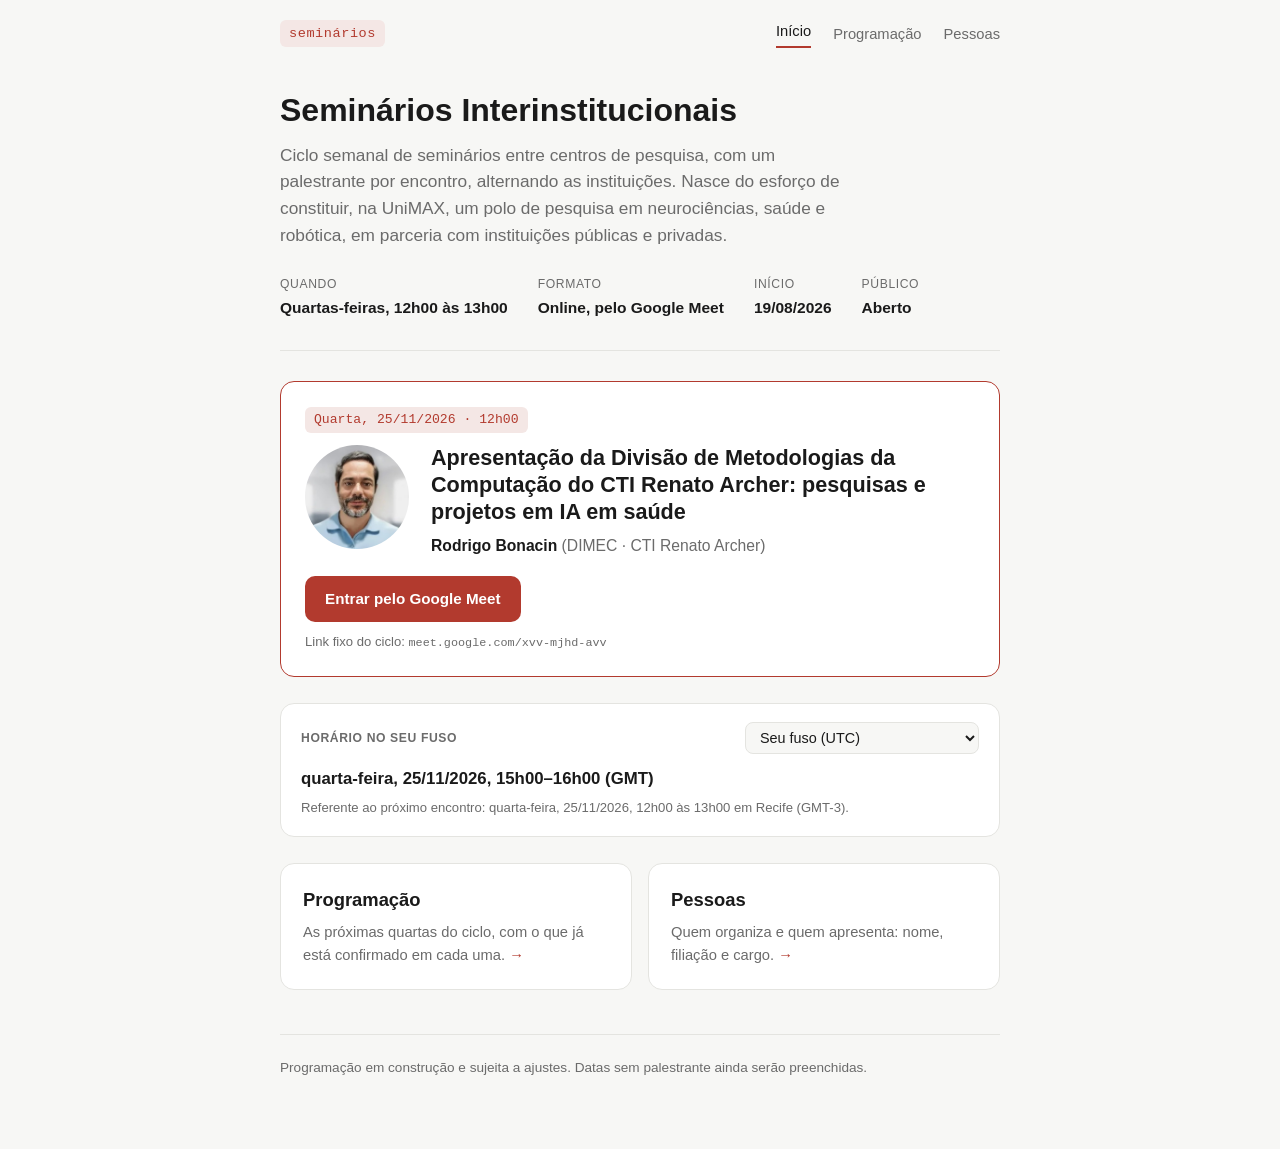
<file: index.html>
<!doctype html>
<html lang="pt-BR">
<head>
  <meta charset="utf-8">
  <meta name="viewport" content="width=device-width, initial-scale=1">
  <title>Seminários Interinstitucionais</title>
  <meta name="description" content="Ciclo semanal de seminários entre centros de pesquisa em neurociências, saúde e robótica. Quartas-feiras, 12h às 13h, online.">
  <link rel="stylesheet" href="style.css">
</head>
<body>
  <nav>
    <a class="brand" href="index.html">seminários</a>
    <a class="link active" href="index.html">Início</a>
    <a class="link" href="programa.html">Programação</a>
    <a class="link" href="pessoas.html">Pessoas</a>
  </nav>

  <div class="wrap">
    <header>
      <h1>Seminários Interinstitucionais</h1>
      <p class="lead">Ciclo semanal de seminários entre centros de pesquisa, com um palestrante por encontro, alternando as instituições. Nasce do esforço de constituir, na UniMAX, um polo de pesquisa em neurociências, saúde e robótica, em parceria com instituições públicas e privadas.</p>
      <ul class="facts">
        <li><span class="k">Quando</span><span class="v">Quartas-feiras, 12h00 às 13h00</span></li>
        <li><span class="k">Formato</span><span class="v">Online, pelo Google Meet</span></li>
        <li><span class="k">Início</span><span class="v">19/08/2026</span></li>
        <li><span class="k">Público</span><span class="v">Aberto</span></li>
      </ul>
    </header>

    <!-- Próximo seminário: editar este bloco a cada semana. -->
    <section class="next" aria-label="Próximo seminário">
      <span class="when">Quarta, 25/11/2026 · 12h00</span>
      <div class="row">
        <img class="avatar" src="img/rodrigo-bonacin.jpg" width="104" height="104" alt="Retrato de Rodrigo Bonacin">
        <div class="col">
          <h2>Apresentação da Divisão de Metodologias da Computação do CTI Renato Archer: pesquisas e projetos em IA em saúde</h2>
          <p class="who"><span class="name">Rodrigo Bonacin</span> <span class="aff">(DIMEC&nbsp;&middot; CTI Renato Archer)</span></p>
        </div>
      </div>
      <a class="btn" href="https://meet.google.com/xvv-mjhd-avv">Entrar pelo Google Meet</a>
      <p class="btn-note">Link fixo do ciclo: <code>meet.google.com/xvv-mjhd-avv</code></p>
    </section>

    <section class="tzconv" aria-label="Conversor de horário para outros fusos">
      <div class="tzconv-top">
        <span class="tzconv-label">Horário no seu fuso</span>
        <select id="tzselect" aria-label="Escolha um fuso horário"></select>
      </div>
      <p class="tzconv-out" id="tzout">Calculando o horário no seu fuso…</p>
      <p class="tzconv-ref" id="tzref">Horário oficial: quartas-feiras, 12h00 às 13h00 em Recife (GMT-3).</p>
    </section>

    <div class="cats">
      <a class="cat" href="programa.html">
        <h3>Programação</h3>
        <p>As próximas quartas do ciclo, com o que já está confirmado em cada uma. <span class="arrow">&rarr;</span></p>
      </a>
      <a class="cat" href="pessoas.html">
        <h3>Pessoas</h3>
        <p>Quem organiza e quem apresenta: nome, filiação e cargo. <span class="arrow">&rarr;</span></p>
      </a>
    </div>

    <footer>
      Programação em construção e sujeita a ajustes. Datas sem palestrante ainda serão preenchidas.
    </footer>
  </div>

  <script>
  (function(){
    // Datas do ciclo, sempre 12h00–13h00 em Recife (GMT-3).
    // Manter em sincronia com programa.html ao acrescentar semanas.
    var SESSOES = [
      '2026-11-25'
    ];
    var zones = [
      ['America/Recife','Recife, Brasil (horário oficial)'],
      ['America/Sao_Paulo','Brasília / São Paulo'],
      ['America/Manaus','Manaus'],
      ['Europe/Lisbon','Lisboa / Porto'],
      ['Europe/London','Londres'],
      ['Europe/Paris','Europa Central (Paris, Berlim)'],
      ['America/New_York','EUA leste (Nova York)'],
      ['America/Chicago','EUA central (Chicago)'],
      ['America/Los_Angeles','EUA oeste (Los Angeles)'],
      ['Asia/Tokyo','Tóquio'],
      ['Australia/Sydney','Sydney']
    ];

    // Próxima sessão ainda não encerrada; se o ciclo já passou, usa a última.
    var agora = new Date(), start = null, end = null;
    for (var i = 0; i < SESSOES.length; i++) {
      var s = new Date(SESSOES[i] + 'T12:00:00-03:00');
      var e = new Date(SESSOES[i] + 'T13:00:00-03:00');
      if (e >= agora) { start = s; end = e; break; }
    }
    if (!start) {
      start = new Date(SESSOES[SESSOES.length-1] + 'T12:00:00-03:00');
      end   = new Date(SESSOES[SESSOES.length-1] + 'T13:00:00-03:00');
    }

    var sel = document.getElementById('tzselect');
    var out = document.getElementById('tzout');
    var ref = document.getElementById('tzref');
    if(!sel || !out) return;

    var local;
    try { local = Intl.DateTimeFormat().resolvedOptions().timeZone; } catch(e){ local = ''; }
    if(local && !zones.some(function(z){ return z[0]===local; })){
      zones.unshift([local, 'Seu fuso ('+local+')']);
    }
    zones.forEach(function(z){
      var o = document.createElement('option');
      o.value = z[0]; o.textContent = z[1];
      sel.appendChild(o);
    });
    sel.value = local || 'America/Recife';
    if(sel.selectedIndex < 0) sel.value = 'America/Recife';

    function fmt(tz){
      try{
        var dDate = new Intl.DateTimeFormat('pt-BR',{weekday:'long',day:'2-digit',month:'2-digit',year:'numeric',timeZone:tz});
        var dTime = new Intl.DateTimeFormat('pt-BR',{hour:'2-digit',minute:'2-digit',hour12:false,timeZone:tz});
        var dDay  = new Intl.DateTimeFormat('en-CA',{year:'numeric',month:'2-digit',day:'2-digit',timeZone:tz});
        var off = '';
        try {
          off = new Intl.DateTimeFormat('pt-BR',{timeZone:tz,timeZoneName:'shortOffset',hour:'2-digit'})
                  .formatToParts(start).find(function(p){ return p.type==='timeZoneName'; }).value;
        } catch(e){}
        var st = dTime.format(start).replace(':','h');
        var en = dTime.format(end).replace(':','h');
        var roll = dDay.format(start) !== dDay.format(end) ? ' (termina no dia seguinte)' : '';
        return dDate.format(start) + ', ' + st + '–' + en + (off ? ' (' + off + ')' : '') + roll;
      } catch(e){
        return 'Não foi possível calcular para este fuso.';
      }
    }
    function update(){ out.textContent = fmt(sel.value); }
    sel.addEventListener('change', update);
    update();

    if (ref) {
      var refFmt = new Intl.DateTimeFormat('pt-BR',{weekday:'long',day:'2-digit',month:'2-digit',year:'numeric',timeZone:'America/Recife'});
      ref.textContent = 'Referente ao próximo encontro: ' + refFmt.format(start) + ', 12h00 às 13h00 em Recife (GMT-3).';
    }
  })();
  </script>
</body>
</html>
</file>
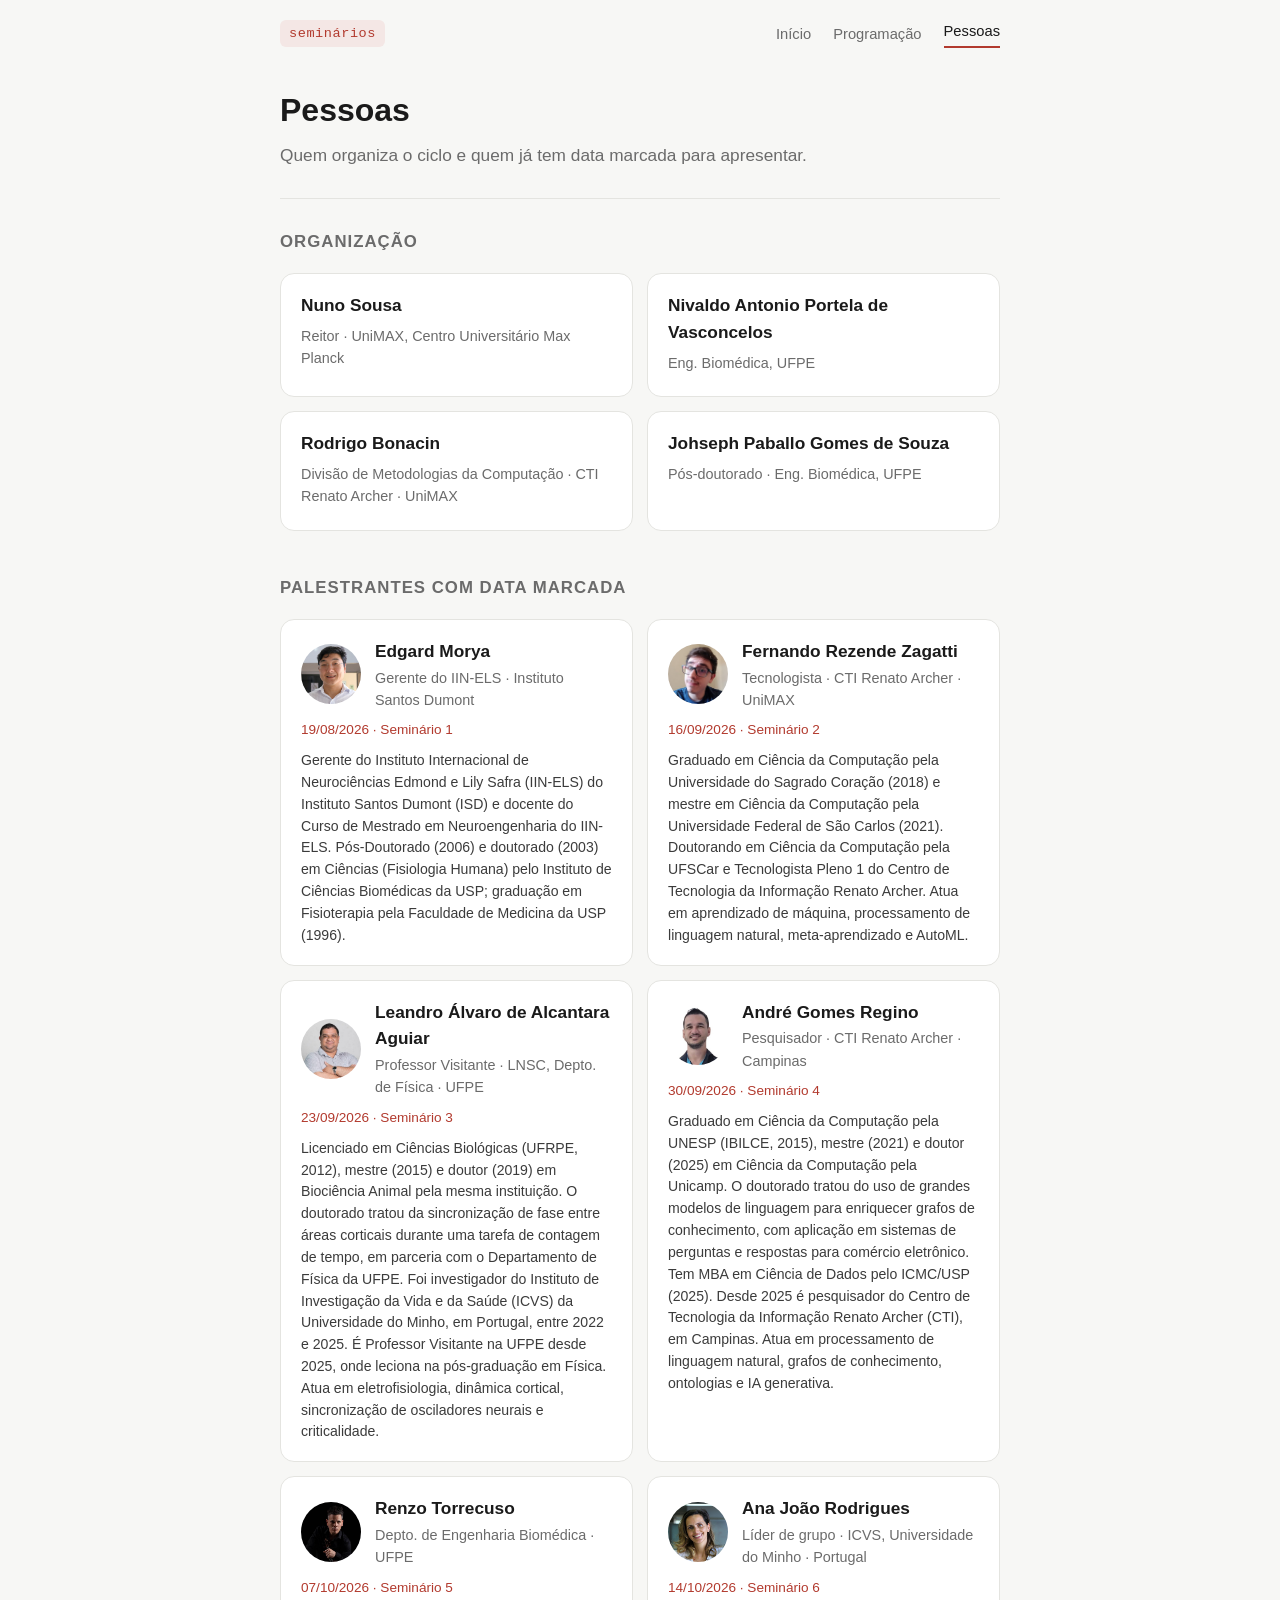
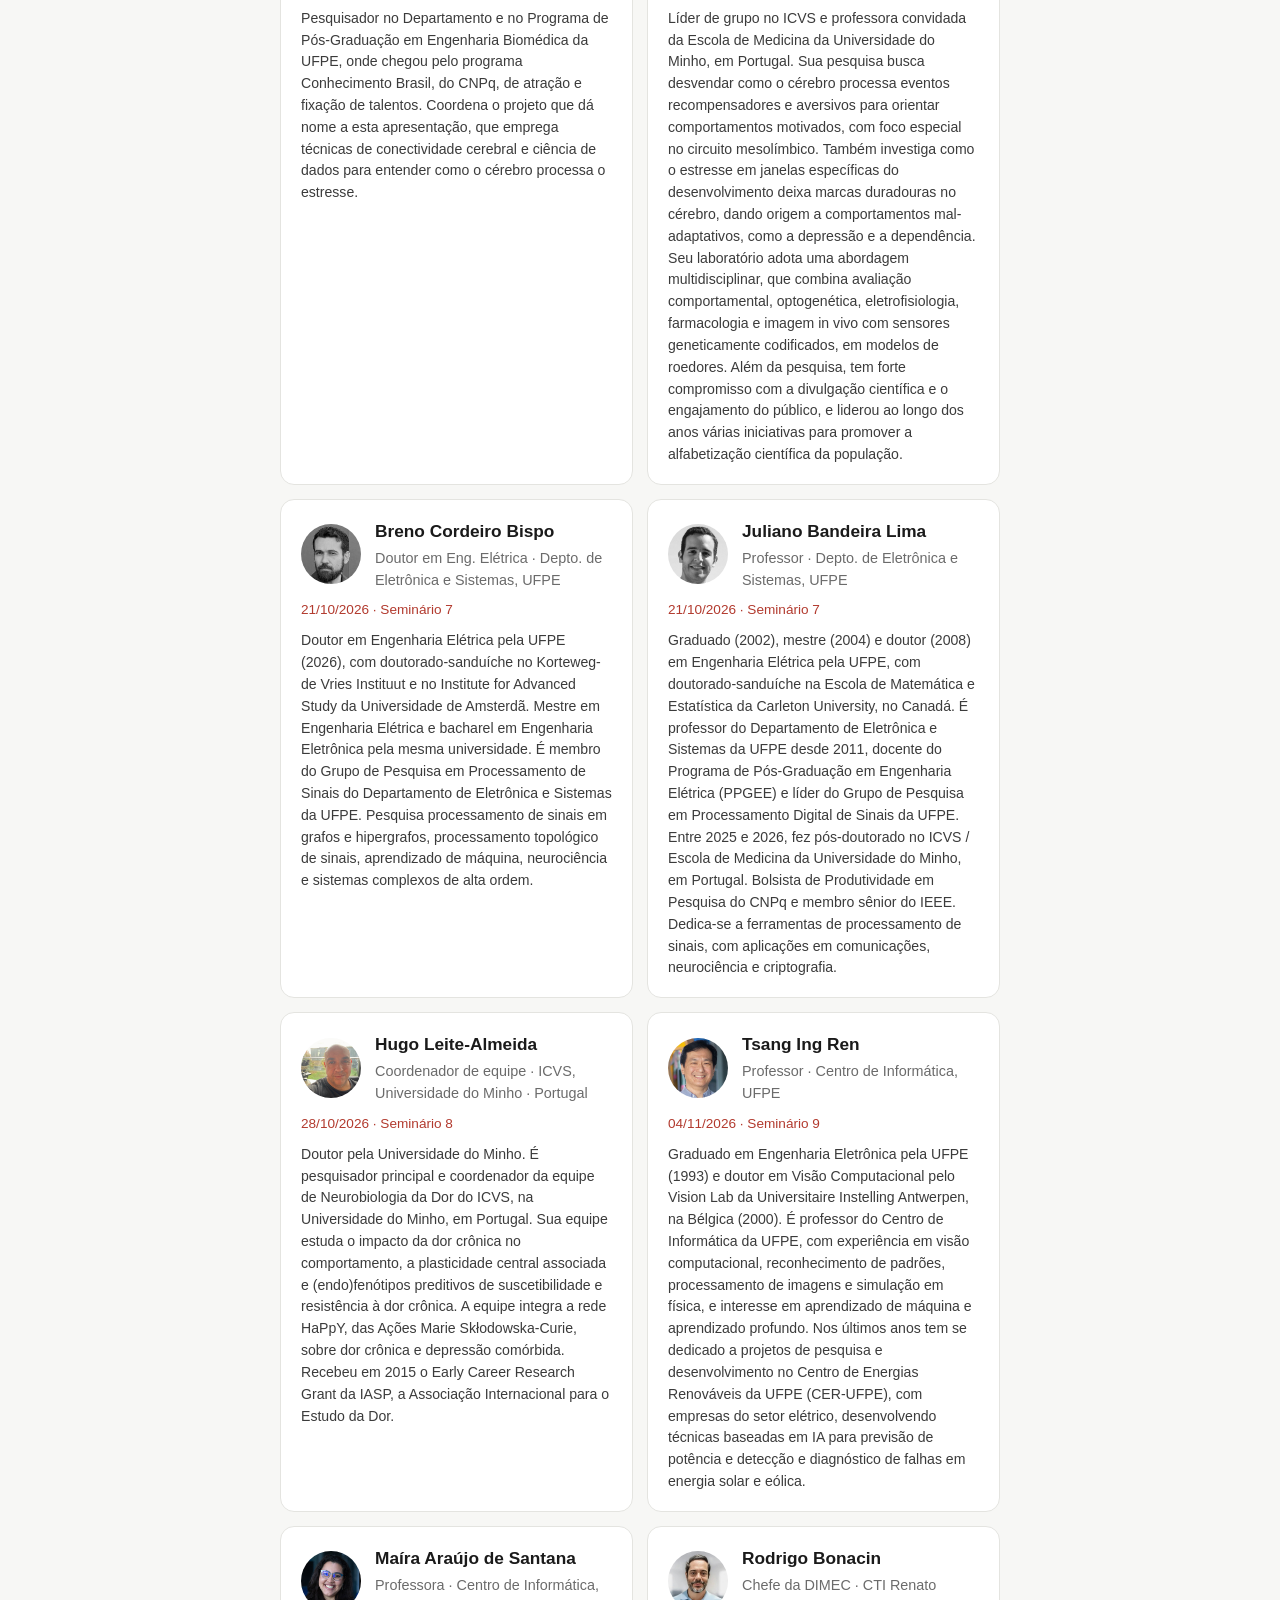
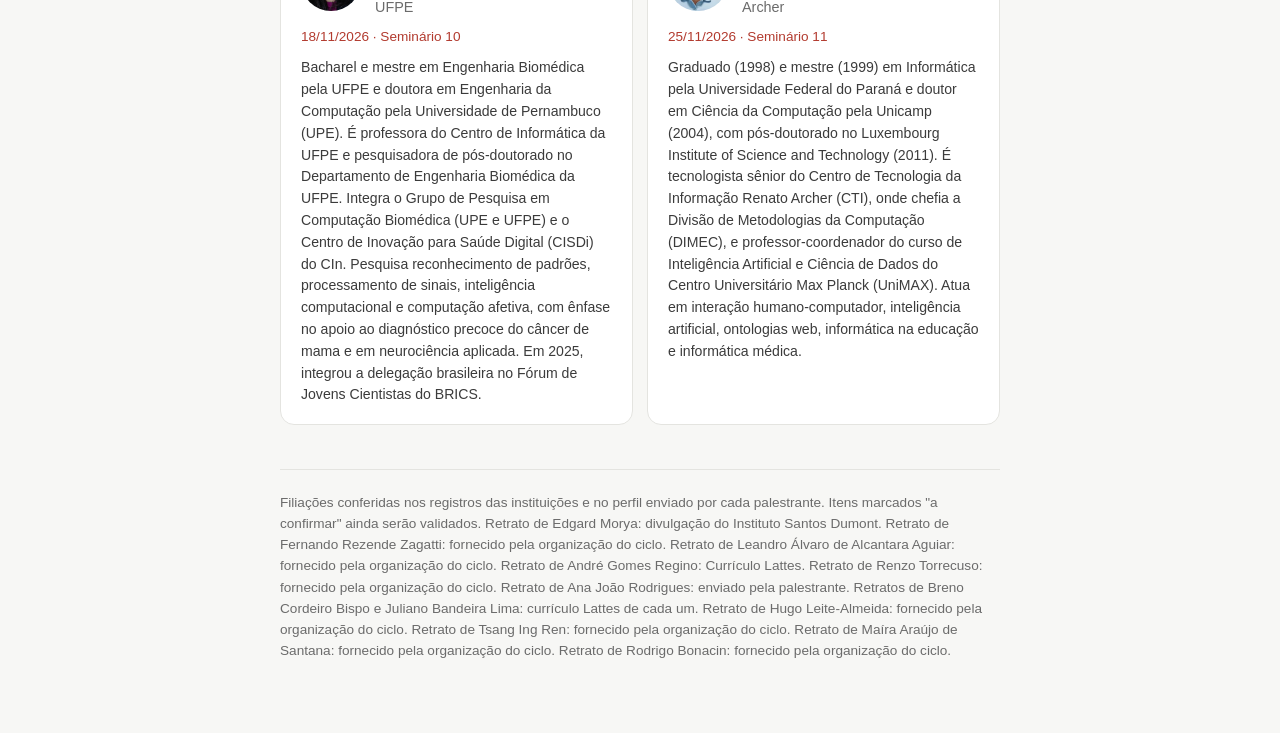
<file: pessoas.html>
<!doctype html>
<html lang="pt-BR">
<head>
  <meta charset="utf-8">
  <meta name="viewport" content="width=device-width, initial-scale=1">
  <title>Pessoas · Seminários Interinstitucionais</title>
  <link rel="stylesheet" href="style.css">
</head>
<body>
  <nav>
    <a class="brand" href="index.html">seminários</a>
    <a class="link" href="index.html">Início</a>
    <a class="link" href="programa.html">Programação</a>
    <a class="link active" href="pessoas.html">Pessoas</a>
  </nav>

  <div class="wrap">
    <header>
      <h1>Pessoas</h1>
      <p class="lead">Quem organiza o ciclo e quem já tem data marcada para apresentar.</p>
    </header>

    <h2 class="section">Organização</h2>
    <div class="people">
      <div class="person">
        <h3>Nuno Sousa</h3>
        <p class="meta">Reitor · UniMAX, Centro Universitário Max Planck</p>
      </div>

      <div class="person">
        <h3>Nivaldo Antonio Portela de Vasconcelos</h3>
        <p class="meta">Eng. Biomédica, UFPE</p>
      </div>

      <div class="person">
        <h3>Rodrigo Bonacin</h3>
        <p class="meta">Divisão de Metodologias da Computação · CTI Renato Archer · UniMAX</p>
      </div>

      <div class="person">
        <h3>Johseph Paballo Gomes de Souza</h3>
        <p class="meta">Pós-doutorado · Eng. Biomédica, UFPE</p>
      </div>
    </div>

    <h2 class="section">Palestrantes com data marcada</h2>
    <div class="people">
      <div class="person">
        <div class="head">
          <img class="avatar" src="img/edgard-morya.jpg" width="60" height="60" alt="Retrato de Edgard Morya">
          <div>
            <h3>Edgard Morya</h3>
            <p class="meta">Gerente do IIN-ELS · Instituto Santos Dumont</p>
          </div>
        </div>
        <p class="talks">19/08/2026 · Seminário 1</p>
        <p class="bio">Gerente do Instituto Internacional de Neurociências Edmond e Lily Safra (IIN-ELS) do Instituto Santos Dumont (ISD) e docente do Curso de Mestrado em Neuroengenharia do IIN-ELS. Pós-Doutorado (2006) e doutorado (2003) em Ciências (Fisiologia Humana) pelo Instituto de Ciências Biomédicas da USP; graduação em Fisioterapia pela Faculdade de Medicina da USP (1996).</p>
      </div>

      <div class="person">
        <div class="head">
          <img class="avatar" src="img/fernando-zagatti.jpg" width="60" height="60" alt="Retrato de Fernando Rezende Zagatti">
          <div>
            <h3>Fernando Rezende Zagatti</h3>
            <p class="meta">Tecnologista · CTI Renato Archer · UniMAX</p>
          </div>
        </div>
        <p class="talks">16/09/2026 · Seminário 2</p>
        <p class="bio">Graduado em Ciência da Computação pela Universidade do Sagrado Coração (2018) e mestre em Ciência da Computação pela Universidade Federal de São Carlos (2021). Doutorando em Ciência da Computação pela UFSCar e Tecnologista Pleno 1 do Centro de Tecnologia da Informação Renato Archer. Atua em aprendizado de máquina, processamento de linguagem natural, meta-aprendizado e AutoML.</p>
      </div>

      <div class="person">
        <div class="head">
          <img class="avatar" src="img/leandro-aguiar.jpg" width="60" height="60" alt="Retrato de Leandro Álvaro de Alcantara Aguiar">
          <div>
            <h3>Leandro Álvaro de Alcantara Aguiar</h3>
            <p class="meta">Professor Visitante · LNSC, Depto. de Física · UFPE</p>
          </div>
        </div>
        <p class="talks">23/09/2026 · Seminário 3</p>
        <p class="bio">Licenciado em Ciências Biológicas (UFRPE, 2012), mestre (2015) e doutor (2019) em Biociência Animal pela mesma instituição. O doutorado tratou da sincronização de fase entre áreas corticais durante uma tarefa de contagem de tempo, em parceria com o Departamento de Física da UFPE. Foi investigador do Instituto de Investigação da Vida e da Saúde (ICVS) da Universidade do Minho, em Portugal, entre 2022 e 2025. É Professor Visitante na UFPE desde 2025, onde leciona na pós-graduação em Física. Atua em eletrofisiologia, dinâmica cortical, sincronização de osciladores neurais e criticalidade.</p>
      </div>

      <div class="person">
        <div class="head">
          <img class="avatar" src="img/andre-regino.jpg" width="60" height="60" alt="Retrato de André Gomes Regino">
          <div>
            <h3>André Gomes Regino</h3>
            <p class="meta">Pesquisador · CTI Renato Archer · Campinas</p>
          </div>
        </div>
        <p class="talks">30/09/2026 · Seminário 4</p>
        <p class="bio">Graduado em Ciência da Computação pela UNESP (IBILCE, 2015), mestre (2021) e doutor (2025) em Ciência da Computação pela Unicamp. O doutorado tratou do uso de grandes modelos de linguagem para enriquecer grafos de conhecimento, com aplicação em sistemas de perguntas e respostas para comércio eletrônico. Tem MBA em Ciência de Dados pelo ICMC/USP (2025). Desde 2025 é pesquisador do Centro de Tecnologia da Informação Renato Archer (CTI), em Campinas. Atua em processamento de linguagem natural, grafos de conhecimento, ontologias e IA generativa.</p>
      </div>

      <div class="person">
        <div class="head">
          <img class="avatar" src="img/renzo-torrecuso.jpg" width="60" height="60" alt="Retrato de Renzo Torrecuso">
          <div>
            <h3>Renzo Torrecuso</h3>
            <p class="meta">Depto. de Engenharia Biomédica · UFPE</p>
          </div>
        </div>
        <p class="talks">07/10/2026 · Seminário 5</p>
        <p class="bio">Pesquisador no Departamento e no Programa de Pós-Graduação em Engenharia Biomédica da UFPE, onde chegou pelo programa Conhecimento Brasil, do CNPq, de atração e fixação de talentos. Coordena o projeto que dá nome a esta apresentação, que emprega técnicas de conectividade cerebral e ciência de dados para entender como o cérebro processa o estresse.</p>
      </div>

      <div class="person">
        <div class="head">
          <img class="avatar" src="img/ana-joao-rodrigues.jpg" width="60" height="60" alt="Retrato de Ana João Rodrigues">
          <div>
            <h3>Ana João Rodrigues</h3>
            <p class="meta">Líder de grupo · ICVS, Universidade do Minho · Portugal</p>
          </div>
        </div>
        <p class="talks">14/10/2026 · Seminário 6</p>
        <p class="bio">Líder de grupo no ICVS e professora convidada da Escola de Medicina da Universidade do Minho, em Portugal. Sua pesquisa busca desvendar como o cérebro processa eventos recompensadores e aversivos para orientar comportamentos motivados, com foco especial no circuito mesolímbico. Também investiga como o estresse em janelas específicas do desenvolvimento deixa marcas duradouras no cérebro, dando origem a comportamentos mal-adaptativos, como a depressão e a dependência. Seu laboratório adota uma abordagem multidisciplinar, que combina avaliação comportamental, optogenética, eletrofisiologia, farmacologia e imagem in vivo com sensores geneticamente codificados, em modelos de roedores. Além da pesquisa, tem forte compromisso com a divulgação científica e o engajamento do público, e liderou ao longo dos anos várias iniciativas para promover a alfabetização científica da população.</p>
      </div>

      <div class="person">
        <div class="head">
          <img class="avatar" src="img/breno-cordeiro-bispo.jpg" width="60" height="60" alt="Retrato de Breno Cordeiro Bispo">
          <div>
            <h3>Breno Cordeiro Bispo</h3>
            <p class="meta">Doutor em Eng. Elétrica · Depto. de Eletrônica e Sistemas, UFPE</p>
          </div>
        </div>
        <p class="talks">21/10/2026 · Seminário 7</p>
        <p class="bio">Doutor em Engenharia Elétrica pela UFPE (2026), com doutorado-sanduíche no Korteweg-de Vries Instituut e no Institute for Advanced Study da Universidade de Amsterdã. Mestre em Engenharia Elétrica e bacharel em Engenharia Eletrônica pela mesma universidade. É membro do Grupo de Pesquisa em Processamento de Sinais do Departamento de Eletrônica e Sistemas da UFPE. Pesquisa processamento de sinais em grafos e hipergrafos, processamento topológico de sinais, aprendizado de máquina, neurociência e sistemas complexos de alta ordem.</p>
      </div>

      <div class="person">
        <div class="head">
          <img class="avatar" src="img/juliano-bandeira-lima.jpg" width="60" height="60" alt="Retrato de Juliano Bandeira Lima">
          <div>
            <h3>Juliano Bandeira Lima</h3>
            <p class="meta">Professor · Depto. de Eletrônica e Sistemas, UFPE</p>
          </div>
        </div>
        <p class="talks">21/10/2026 · Seminário 7</p>
        <p class="bio">Graduado (2002), mestre (2004) e doutor (2008) em Engenharia Elétrica pela UFPE, com doutorado-sanduíche na Escola de Matemática e Estatística da Carleton University, no Canadá. É professor do Departamento de Eletrônica e Sistemas da UFPE desde 2011, docente do Programa de Pós-Graduação em Engenharia Elétrica (PPGEE) e líder do Grupo de Pesquisa em Processamento Digital de Sinais da UFPE. Entre 2025 e 2026, fez pós-doutorado no ICVS / Escola de Medicina da Universidade do Minho, em Portugal. Bolsista de Produtividade em Pesquisa do CNPq e membro sênior do IEEE. Dedica-se a ferramentas de processamento de sinais, com aplicações em comunicações, neurociência e criptografia.</p>
      </div>

      <div class="person">
        <div class="head">
          <img class="avatar" src="img/hugo-leite-almeida.jpg" width="60" height="60" alt="Retrato de Hugo Leite-Almeida">
          <div>
            <h3>Hugo Leite-Almeida</h3>
            <p class="meta">Coordenador de equipe · ICVS, Universidade do Minho · Portugal</p>
          </div>
        </div>
        <p class="talks">28/10/2026 · Seminário 8</p>
        <p class="bio">Doutor pela Universidade do Minho. É pesquisador principal e coordenador da equipe de Neurobiologia da Dor do ICVS, na Universidade do Minho, em Portugal. Sua equipe estuda o impacto da dor crônica no comportamento, a plasticidade central associada e (endo)fenótipos preditivos de suscetibilidade e resistência à dor crônica. A equipe integra a rede HaPpY, das Ações Marie Skłodowska-Curie, sobre dor crônica e depressão comórbida. Recebeu em 2015 o Early Career Research Grant da IASP, a Associação Internacional para o Estudo da Dor.</p>
      </div>

      <div class="person">
        <div class="head">
          <img class="avatar" src="img/tsang-ing-ren.jpg" width="60" height="60" alt="Retrato de Tsang Ing Ren">
          <div>
            <h3>Tsang Ing Ren</h3>
            <p class="meta">Professor · Centro de Informática, UFPE</p>
          </div>
        </div>
        <p class="talks">04/11/2026 · Seminário 9</p>
        <p class="bio">Graduado em Engenharia Eletrônica pela UFPE (1993) e doutor em Visão Computacional pelo Vision Lab da Universitaire Instelling Antwerpen, na Bélgica (2000). É professor do Centro de Informática da UFPE, com experiência em visão computacional, reconhecimento de padrões, processamento de imagens e simulação em física, e interesse em aprendizado de máquina e aprendizado profundo. Nos últimos anos tem se dedicado a projetos de pesquisa e desenvolvimento no Centro de Energias Renováveis da UFPE (CER-UFPE), com empresas do setor elétrico, desenvolvendo técnicas baseadas em IA para previsão de potência e detecção e diagnóstico de falhas em energia solar e eólica.</p>
      </div>

      <div class="person">
        <div class="head">
          <img class="avatar" src="img/maira-araujo-de-santana.jpg" width="60" height="60" alt="Retrato de Maíra Araújo de Santana">
          <div>
            <h3>Maíra Araújo de Santana</h3>
            <p class="meta">Professora · Centro de Informática, UFPE</p>
          </div>
        </div>
        <p class="talks">18/11/2026 · Seminário 10</p>
        <p class="bio">Bacharel e mestre em Engenharia Biomédica pela UFPE e doutora em Engenharia da Computação pela Universidade de Pernambuco (UPE). É professora do Centro de Informática da UFPE e pesquisadora de pós-doutorado no Departamento de Engenharia Biomédica da UFPE. Integra o Grupo de Pesquisa em Computação Biomédica (UPE e UFPE) e o Centro de Inovação para Saúde Digital (CISDi) do CIn. Pesquisa reconhecimento de padrões, processamento de sinais, inteligência computacional e computação afetiva, com ênfase no apoio ao diagnóstico precoce do câncer de mama e em neurociência aplicada. Em 2025, integrou a delegação brasileira no Fórum de Jovens Cientistas do BRICS.</p>
      </div>

      <div class="person">
        <div class="head">
          <img class="avatar" src="img/rodrigo-bonacin.jpg" width="60" height="60" alt="Retrato de Rodrigo Bonacin">
          <div>
            <h3>Rodrigo Bonacin</h3>
            <p class="meta">Chefe da DIMEC · CTI Renato Archer</p>
          </div>
        </div>
        <p class="talks">25/11/2026 · Seminário 11</p>
        <p class="bio">Graduado (1998) e mestre (1999) em Informática pela Universidade Federal do Paraná e doutor em Ciência da Computação pela Unicamp (2004), com pós-doutorado no Luxembourg Institute of Science and Technology (2011). É tecnologista sênior do Centro de Tecnologia da Informação Renato Archer (CTI), onde chefia a Divisão de Metodologias da Computação (DIMEC), e professor-coordenador do curso de Inteligência Artificial e Ciência de Dados do Centro Universitário Max Planck (UniMAX). Atua em interação humano-computador, inteligência artificial, ontologias web, informática na educação e informática médica.</p>
      </div>
    </div>

    <footer>
      Filiações conferidas nos registros das instituições e no perfil enviado por cada palestrante.
      Itens marcados "a confirmar" ainda serão validados.
      Retrato de Edgard Morya: divulgação do Instituto Santos Dumont.
      Retrato de Fernando Rezende Zagatti: fornecido pela organização do ciclo.
      Retrato de Leandro Álvaro de Alcantara Aguiar: fornecido pela organização do ciclo.
      Retrato de André Gomes Regino: Currículo Lattes.
      Retrato de Renzo Torrecuso: fornecido pela organização do ciclo.
      Retrato de Ana João Rodrigues: enviado pela palestrante.
      Retratos de Breno Cordeiro Bispo e Juliano Bandeira Lima: currículo Lattes de cada um.
      Retrato de Hugo Leite-Almeida: fornecido pela organização do ciclo.
      Retrato de Tsang Ing Ren: fornecido pela organização do ciclo.
      Retrato de Maíra Araújo de Santana: fornecido pela organização do ciclo.
      Retrato de Rodrigo Bonacin: fornecido pela organização do ciclo.
    </footer>
  </div>
</body>
</html>
</file>
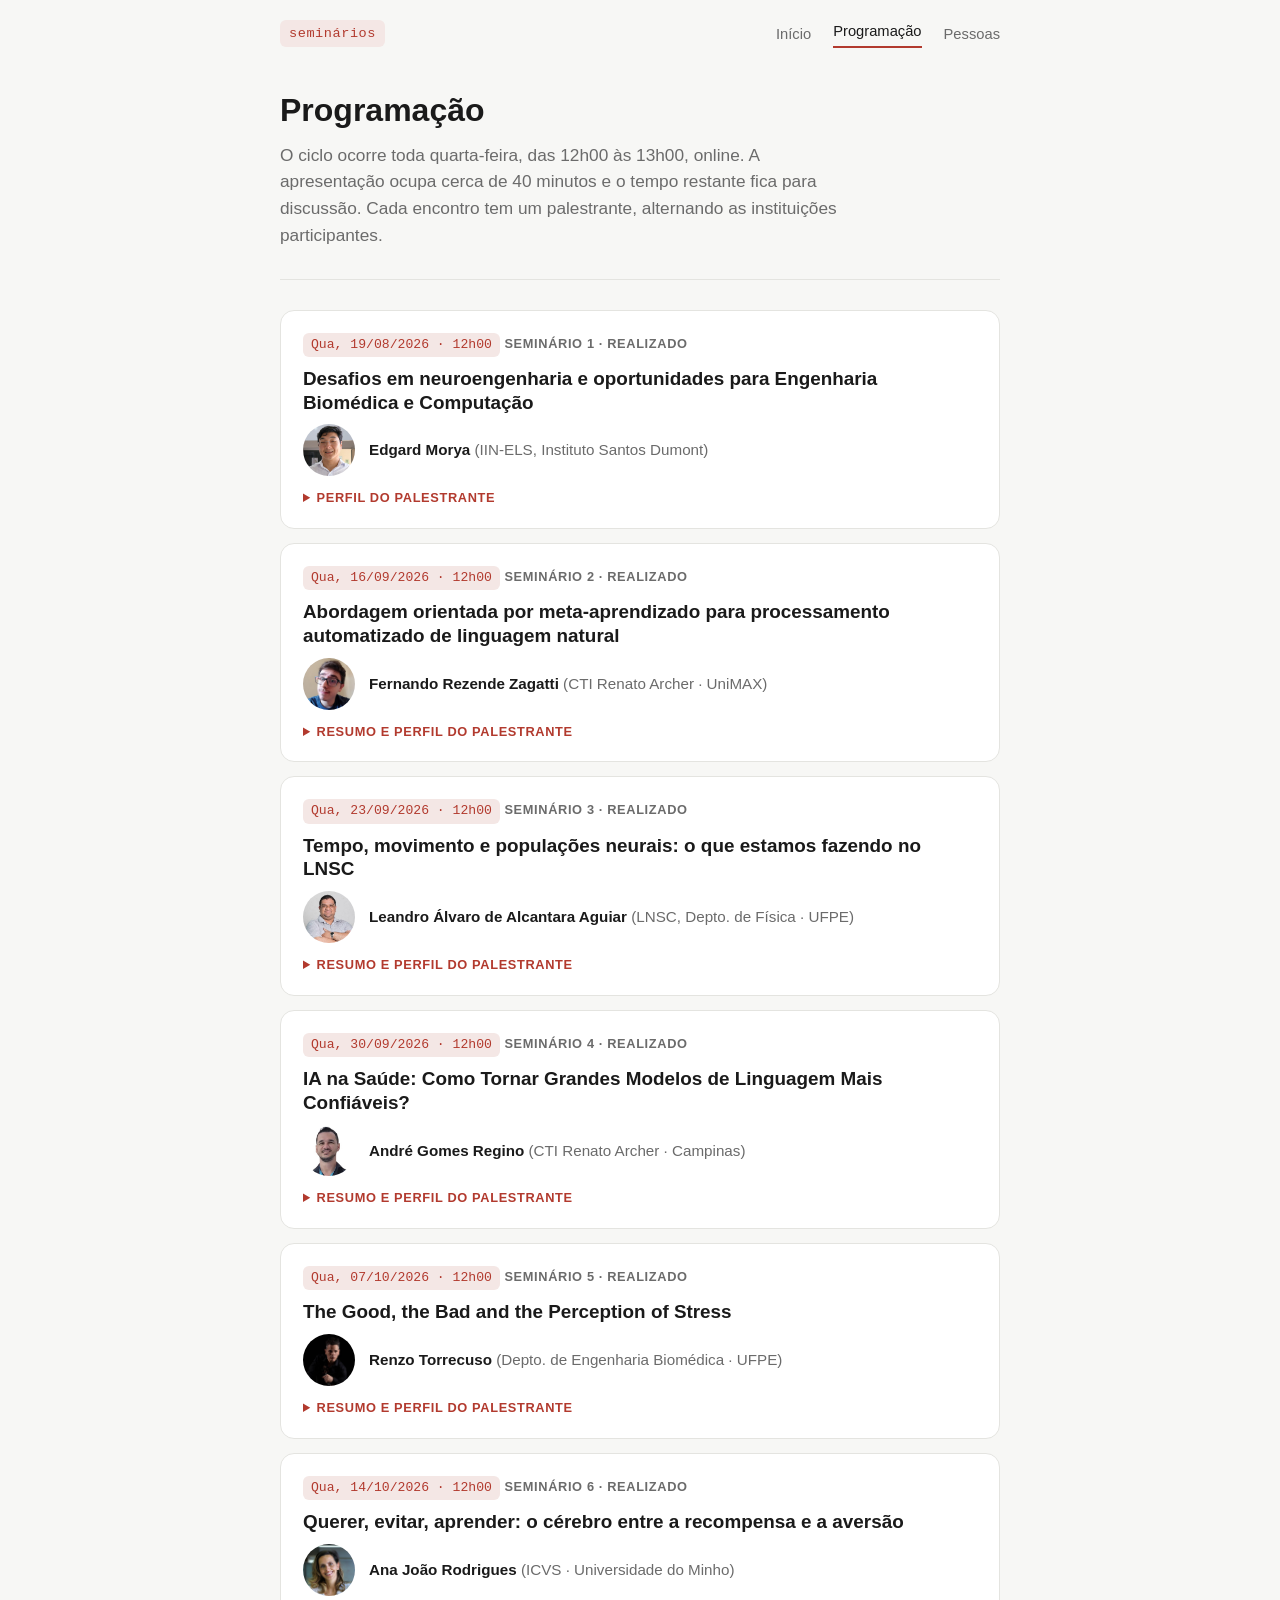
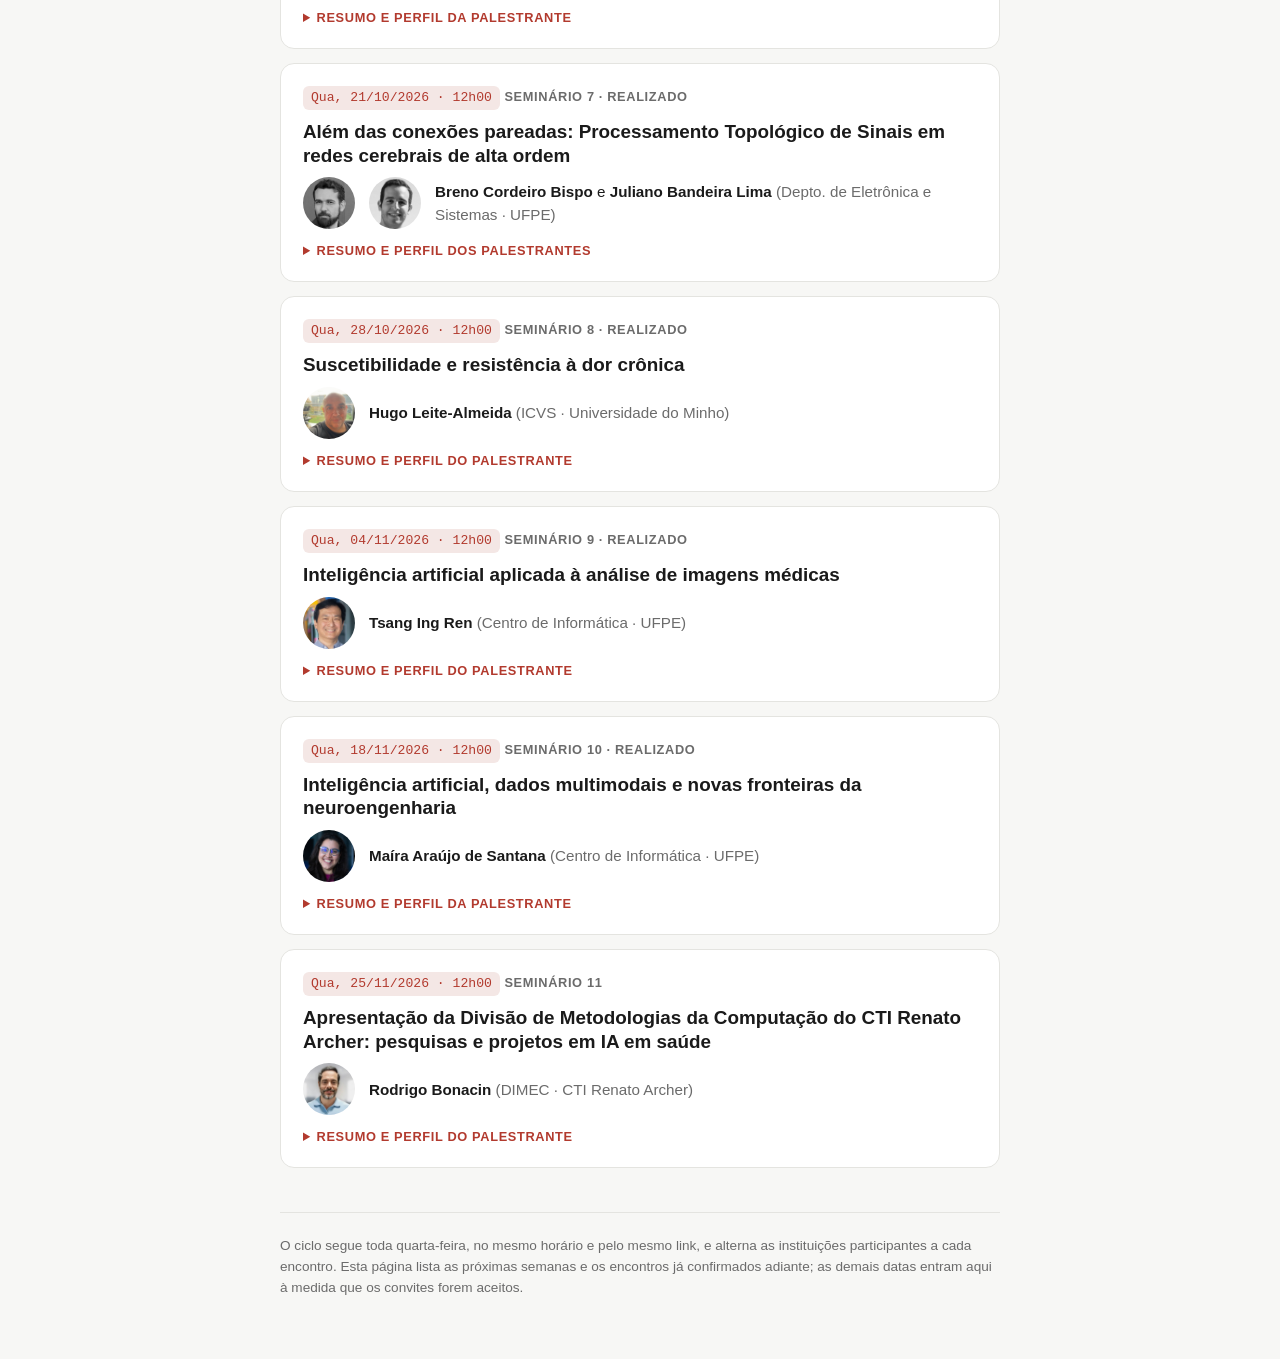
<file: programa.html>
<!doctype html>
<html lang="pt-BR">
<head>
  <meta charset="utf-8">
  <meta name="viewport" content="width=device-width, initial-scale=1">
  <title>Programação · Seminários Interinstitucionais</title>
  <link rel="stylesheet" href="style.css">
</head>
<body>
  <nav>
    <a class="brand" href="index.html">seminários</a>
    <a class="link" href="index.html">Início</a>
    <a class="link active" href="programa.html">Programação</a>
    <a class="link" href="pessoas.html">Pessoas</a>
  </nav>

  <div class="wrap">
    <header>
      <h1>Programação</h1>
      <p class="lead">O ciclo ocorre toda quarta-feira, das 12h00 às 13h00, online. A apresentação ocupa cerca de 40 minutos e o tempo restante fica para discussão. Cada encontro tem um palestrante, alternando as instituições participantes.</p>
    </header>

    <div class="block">
      <span class="time">Qua, 19/08/2026 · 12h00</span> <span class="tag">Seminário 1 · realizado</span>
      <h3>Desafios em neuroengenharia e oportunidades para Engenharia Biomédica e Computação</h3>
      <p class="who"><img class="avatar" src="img/edgard-morya.jpg" width="52" height="52" alt="Retrato de Edgard Morya"><span><span class="name">Edgard Morya</span> <span class="aff">(IIN-ELS, Instituto Santos Dumont)</span></span></p>
      <details class="abstract">
        <summary>Perfil do palestrante</summary>
        <div class="abs-body">
          <p>Atualmente é gerente do Instituto Internacional de Neurociências Edmond e Lily Safra (IIN-ELS) do Instituto Santos Dumont (ISD) e docente do Curso de Mestrado em Neuroengenharia do IIN-ELS. Possui Pós-Doutorado (2006) e doutorado (2003) em Ciências (Fisiologia Humana) pelo Instituto de Ciências Biomédicas da Universidade de São Paulo. Possui graduação em Fisioterapia pela Faculdade de Medicina da Universidade de São Paulo (1996).</p>
        </div>
      </details>
    </div>

    <div class="block">
      <span class="time">Qua, 16/09/2026 · 12h00</span> <span class="tag">Seminário 2 · realizado</span>
      <h3>Abordagem orientada por meta-aprendizado para processamento automatizado de linguagem natural</h3>
      <p class="who"><img class="avatar" src="img/fernando-zagatti.jpg" width="52" height="52" alt="Retrato de Fernando Rezende Zagatti"><span><span class="name">Fernando Rezende Zagatti</span> <span class="aff">(CTI Renato Archer · UniMAX)</span></span></p>
      <details class="abstract">
        <summary>Resumo e perfil do palestrante</summary>
        <div class="abs-body">
          <p>Será apresentada uma abordagem para a automatização de pipelines de Processamento de Linguagem Natural (PLN) aplicada à classificação de textos, com foco no uso de AutoML e meta-aprendizado. O trabalho investiga como as características de diferentes datasets textuais podem ser utilizadas para orientar a escolha de técnicas de vetorização, algoritmos de aprendizado de máquina e suas configurações, reduzindo a necessidade de busca exaustiva e de intervenção manual.</p>
          <p>Entre as principais contribuições estão uma estratégia de otimização da vetorização baseada em similaridade e o desenvolvimento do MetaText-ClassifAI, framework de AutoML para classificação de textos. Os experimentos mostram que a similaridade entre representações vetoriais pode ser utilizada para acelerar a seleção de configurações, enquanto o meta-aprendizado permite realizar recomendações de modelos e hiperparâmetros a partir das características dos datasets. A proposta também é avaliada em comparação com outros frameworks de AutoML, considerando desempenho preditivo, tempo de execução e indicadores relacionados ao impacto ambiental.</p>
          <p>Graduado em Ciência da Computação pela Universidade do Sagrado Coração (2018) e mestre em Ciência da Computação pela Universidade Federal de São Carlos (2021). Atualmente realiza doutorado em Ciência da Computação pela UFSCar e é Tecnologista Pleno 1 do Centro de Tecnologia da Informação Renato Archer. Tem experiência em Inteligência Artificial e Ciência de Dados, atuando principalmente em aprendizado de máquina, processamento de linguagem natural, meta-aprendizado e AutoML.</p>
        </div>
      </details>
    </div>

    <div class="block">
      <span class="time">Qua, 23/09/2026 · 12h00</span> <span class="tag">Seminário 3 · realizado</span>
      <h3>Tempo, movimento e populações neurais: o que estamos fazendo no LNSC</h3>
      <p class="who"><img class="avatar" src="img/leandro-aguiar.jpg" width="52" height="52" alt="Retrato de Leandro Álvaro de Alcantara Aguiar"><span><span class="name">Leandro Álvaro de Alcantara Aguiar</span> <span class="aff">(LNSC, Depto. de Física &middot; UFPE)</span></span></p>
      <details class="abstract">
        <summary>Resumo e perfil do palestrante</summary>
        <div class="abs-body">
          <p>Comportamentos adaptativos dependem da capacidade do cérebro de estimar intervalos de tempo e de organizar o movimento de forma flexível. Nesta conversa, apresento as linhas de trabalho que venho desenvolvendo no LNSC/UFPE. Na primeira, em colaboração com o grupo de Marcelo Reyes (UFABC), investigamos se o aprendizado de uma tarefa de estimação temporal se reflete na atividade oscilatória do cérebro, analisando o LFP ao longo do treino. Na segunda, usamos rastreamento postural com DeepLabCut para quantificar como estados de dor alteram a estrutura do movimento espontâneo.</p>
          <p>Licenciado em Ciências Biológicas (UFRPE, 2012), mestre (2015) e doutor (2019) em Biociência Animal pela mesma instituição. O doutorado tratou da sincronização de fase entre áreas corticais durante uma tarefa de contagem de tempo, em parceria com o Departamento de Física da UFPE. Foi investigador do Instituto de Investigação da Vida e da Saúde (ICVS) da Universidade do Minho, em Portugal, entre 2022 e 2025. É Professor Visitante na UFPE desde 2025, onde leciona na pós-graduação em Física. Atua em eletrofisiologia, dinâmica cortical, sincronização de osciladores neurais e criticalidade.</p>
        </div>
      </details>
    </div>

    <div class="block">
      <span class="time">Qua, 30/09/2026 · 12h00</span> <span class="tag">Seminário 4 · realizado</span>
      <h3>IA na Saúde: Como Tornar Grandes Modelos de Linguagem Mais Confiáveis?</h3>
      <p class="who"><img class="avatar" src="img/andre-regino.jpg" width="52" height="52" alt="Retrato de André Gomes Regino"><span><span class="name">André Gomes Regino</span> <span class="aff">(CTI Renato Archer &middot; Campinas)</span></span></p>
      <details class="abstract">
        <summary>Resumo e perfil do palestrante</summary>
        <div class="abs-body">
          <p>A aplicação de técnicas de Inteligência Artificial, especialmente de Grandes Modelos de Linguagem (LLMs), vem ampliando as possibilidades de apoio à análise e utilização de informações na área da saúde. Entretanto, aplicações nesse domínio apresentam desafios, como a necessidade de maior precisão, atualização do conhecimento, rastreabilidade das informações e redução de alucinações. Esta apresentação discute como diferentes técnicas podem ser utilizadas para adaptar LLMs às necessidades específicas de sistemas de saúde.</p>
          <p>Inicialmente, será apresentado o conceito de Retrieval-Augmented Generation (RAG) e seu uso em sistemas de saúde, com base em uma revisão sistemática da literatura que analisou aplicações recentes da técnica e suas características de recuperação, geração e avaliação. Em seguida, será apresentado um estudo experimental de fine-tuning especializado de LLMs para perguntas farmacológicas, utilizando informações estruturadas do DrugBank e técnicas como LoRA e QLoRA. O experimento avaliou a capacidade de um modelo LLaMA 3.1 8B de produzir respostas mais específicas sobre farmacocinética.</p>
          <p>Graduado em Ciência da Computação pela UNESP (IBILCE, 2015), mestre (2021) e doutor (2025) em Ciência da Computação pela Unicamp. O doutorado tratou do uso de grandes modelos de linguagem para enriquecer grafos de conhecimento, com aplicação em sistemas de perguntas e respostas para comércio eletrônico. Tem MBA em Ciência de Dados pelo ICMC/USP (2025). Desde 2025 é pesquisador do Centro de Tecnologia da Informação Renato Archer (CTI), em Campinas. Atua em processamento de linguagem natural, grafos de conhecimento, ontologias e IA generativa.</p>
        </div>
      </details>
    </div>

    <div class="block">
      <span class="time">Qua, 07/10/2026 · 12h00</span> <span class="tag">Seminário 5 · realizado</span>
      <h3>The Good, the Bad and the Perception of Stress</h3>
      <p class="who"><img class="avatar" src="img/renzo-torrecuso.jpg" width="52" height="52" alt="Retrato de Renzo Torrecuso"><span><span class="name">Renzo Torrecuso</span> <span class="aff">(Depto. de Engenharia Biomédica · UFPE)</span></span></p>
      <details class="abstract">
        <summary>Resumo e perfil do palestrante</summary>
        <div class="abs-body">
          <p>O estresse desempenha papel central na saúde mental e no desempenho humano, podendo estar associado tanto a sofrimento psicológico quanto a processos adaptativos, como aprendizagem, foco, resiliência e alta performance. Este projeto investiga se dados obtidos por uma aquisição curta de ressonância magnética funcional em repouso (rsfMRI), analisados por técnicas avançadas de conectividade funcional e ciência de dados, podem distinguir perfis de baixo e alto estresse percebido. A abordagem utiliza exclusivamente dados reais de rsfMRI e modelos de aprendizado de máquina desenvolvidos com procedimentos rigorosos para minimizar vieses e vazamento de dados. Os resultados indicam que padrões de conectividade cerebral em repouso contêm informação relevante sobre a percepção de estresse, destacando conexões envolvendo regiões cerebelares, temporais, límbicas, operculares e insulares. O projeto também explora o potencial dessas assinaturas cerebrais para gerar hipóteses neurobiológicas e, futuramente, apoiar monitoramento e intervenções personalizadas em contextos clínicos, acadêmicos, profissionais e de alta performance.</p>
          <p>Pesquisador no Departamento e no Programa de Pós-Graduação em Engenharia Biomédica da UFPE, onde chegou pelo programa Conhecimento Brasil, do CNPq, de atração e fixação de talentos. Coordena o projeto que dá nome a esta apresentação, que emprega técnicas de conectividade cerebral e ciência de dados para entender como o cérebro processa o estresse.</p>
        </div>
      </details>
    </div>

    <div class="block">
      <span class="time">Qua, 14/10/2026 · 12h00</span> <span class="tag">Seminário 6 · realizado</span>
      <h3>Querer, evitar, aprender: o cérebro entre a recompensa e a aversão</h3>
      <p class="who"><img class="avatar" src="img/ana-joao-rodrigues.jpg" width="52" height="52" alt="Retrato de Ana João Rodrigues"><span><span class="name">Ana João Rodrigues</span> <span class="aff">(ICVS &middot; Universidade do Minho)</span></span></p>
      <details class="abstract">
        <summary>Resumo e perfil da palestrante</summary>
        <div class="abs-body">
          <p>Como decide o cérebro o que procurar e o que evitar? Nesta palestra vou mostrar como circuitos do <em>nucleus accumbens</em> e do sistema dopaminérgico sinalizam recompensa e aversão, e como estes sinais mudam à medida que os animais aprendem a antecipar o que vai acontecer. Para isso, registramos e manipulamos a atividade destes circuitos em roedores, com optogenética, eletrofisiologia e imagem.</p>
          <p>Líder de grupo no ICVS e professora convidada da Escola de Medicina da Universidade do Minho, em Portugal. Sua pesquisa busca desvendar como o cérebro processa eventos recompensadores e aversivos para orientar comportamentos motivados, com foco especial no circuito mesolímbico. Também investiga como o estresse em janelas específicas do desenvolvimento deixa marcas duradouras no cérebro, dando origem a comportamentos mal-adaptativos, como a depressão e a dependência. Seu laboratório adota uma abordagem multidisciplinar, que combina avaliação comportamental, optogenética, eletrofisiologia, farmacologia e imagem in vivo com sensores geneticamente codificados, em modelos de roedores. Além da pesquisa, tem forte compromisso com a divulgação científica e o engajamento do público, e liderou ao longo dos anos várias iniciativas para promover a alfabetização científica da população.</p>
        </div>
      </details>
    </div>

    <div class="block">
      <span class="time">Qua, 21/10/2026 · 12h00</span> <span class="tag">Seminário 7 · realizado</span>
      <h3>Além das conexões pareadas: Processamento Topológico de Sinais em redes cerebrais de alta ordem</h3>
      <p class="who"><img class="avatar" src="img/breno-cordeiro-bispo.jpg" width="52" height="52" alt="Retrato de Breno Cordeiro Bispo"><img class="avatar" src="img/juliano-bandeira-lima.jpg" width="52" height="52" alt="Retrato de Juliano Bandeira Lima"><span><span class="name">Breno Cordeiro Bispo</span> e <span class="name">Juliano Bandeira Lima</span> <span class="aff">(Depto. de Eletrônica e Sistemas&nbsp;&middot; UFPE)</span></span></p>
      <details class="abstract">
        <summary>Resumo e perfil dos palestrantes</summary>
        <div class="abs-body">
          <p>Tradicionalmente, os estudos de conectividade cerebral se baseiam em modelos de interações diádicas, como os grafos, que não representam explicitamente interações simultâneas entre três ou mais regiões de interesse (interações de alta ordem). Para lidar com essa restrição, têm sido investigadas abordagens multimodais que permitem inferir e analisar, em nível individual, as referidas interações. Neste seminário, a abordagem considerada apoia-se no processamento topológico de sinais, em que a conectividade cerebral é representada como um campo vetorial discreto. Neste contexto, a análise se fundamenta em operadores como gradiente, divergente e rotacional, conferindo maior interpretabilidade física e mecanística aos padrões de conectividade funcional. De modo mais específico, é descrita uma metodologia que, aplicada a 100 jovens adultos saudáveis do Human Connectome Project, revelou padrões distintos de organização e interação entre sistemas cerebrais, destacando uma organização gradiente distribuída na rede de modo padrão e uma organização rotacional localizada envolvendo o sistema límbico. Esses resultados evidenciam a capacidade do framework de caracterizar propriedades complementares da conectividade funcional, evidenciando padrões de organização cerebral associados a medidas de desempenho cognitivo. Por fim, são discutidas perspectivas futuras para a abordagem, incluindo suas possíveis aplicações clínicas.</p>
          <p><strong>Breno Cordeiro Bispo.</strong> Doutor em Engenharia Elétrica pela UFPE (2026), com doutorado-sanduíche no Korteweg-de Vries Instituut e no Institute for Advanced Study da Universidade de Amsterdã. Mestre em Engenharia Elétrica e bacharel em Engenharia Eletrônica pela mesma universidade. É membro do Grupo de Pesquisa em Processamento de Sinais do Departamento de Eletrônica e Sistemas da UFPE. Pesquisa processamento de sinais em grafos e hipergrafos, processamento topológico de sinais, aprendizado de máquina, neurociência e sistemas complexos de alta ordem.</p>
          <p><strong>Juliano Bandeira Lima.</strong> Graduado (2002), mestre (2004) e doutor (2008) em Engenharia Elétrica pela UFPE, com doutorado-sanduíche na Escola de Matemática e Estatística da Carleton University, no Canadá. É professor do Departamento de Eletrônica e Sistemas da UFPE desde 2011, docente do Programa de Pós-Graduação em Engenharia Elétrica (PPGEE) e líder do Grupo de Pesquisa em Processamento Digital de Sinais da UFPE. Entre 2025 e 2026, fez pós-doutorado no ICVS / Escola de Medicina da Universidade do Minho, em Portugal. Bolsista de Produtividade em Pesquisa do CNPq e membro sênior do IEEE. Dedica-se a ferramentas de processamento de sinais, com aplicações em comunicações, neurociência e criptografia.</p>
        </div>
      </details>
    </div>

    <div class="block">
      <span class="time">Qua, 28/10/2026 · 12h00</span> <span class="tag">Seminário 8 · realizado</span>
      <h3>Suscetibilidade e resistência à dor crônica</h3>
      <p class="who"><img class="avatar" src="img/hugo-leite-almeida.jpg" width="52" height="52" alt="Retrato de Hugo Leite-Almeida"><span><span class="name">Hugo Leite-Almeida</span> <span class="aff">(ICVS &middot; Universidade do Minho)</span></span></p>
      <details class="abstract">
        <summary>Resumo e perfil do palestrante</summary>
        <div class="abs-body">
          <p>Continua a ser um enigma a razão pela qual, perante eventos potencialmente dolorosos semelhantes, alguns indivíduos evoluem para dor crônica e outros não. Identificar os fatores que determinam esta suscetibilidade é essencial, mas difícil: os estudos clínicos são condicionados pelas patologias subjacentes, e os modelos animais tendem a ignorar a variabilidade individual, chegando a excluir os animais que não desenvolvem dor. Nesta apresentação, mostraremos como a exploração dessa variabilidade em modelos pré-clínicos revela que o ambiente inflamatório no momento da lesão é determinante para a progressão da dor. Mostraremos também que intervenções precoces, farmacológicas ou ambientais, podem proteger contra a sua cronificação.</p>
          <p>Doutor pela Universidade do Minho. É pesquisador principal e coordenador da equipe de Neurobiologia da Dor do ICVS, na Universidade do Minho, em Portugal. Sua equipe estuda o impacto da dor crônica no comportamento, a plasticidade central associada e (endo)fenótipos preditivos de suscetibilidade e resistência à dor crônica. A equipe integra a rede HaPpY, das Ações Marie Skłodowska-Curie, sobre dor crônica e depressão comórbida. Recebeu em 2015 o Early Career Research Grant da IASP, a Associação Internacional para o Estudo da Dor.</p>
        </div>
      </details>
    </div>

    <div class="block">
      <span class="time">Qua, 04/11/2026 · 12h00</span> <span class="tag">Seminário 9 · realizado</span>
      <h3>Inteligência artificial aplicada à análise de imagens médicas</h3>
      <p class="who"><img class="avatar" src="img/tsang-ing-ren.jpg" width="52" height="52" alt="Retrato de Tsang Ing Ren"><span><span class="name">Tsang Ing Ren</span> <span class="aff">(Centro de Informática &middot; UFPE)</span></span></p>
      <details class="abstract">
        <summary>Resumo e perfil do palestrante</summary>
        <div class="abs-body">
          <p>Esta palestra apresenta uma visão geral dos modelos de inteligência artificial e de suas aplicações à análise de imagens médicas. Serão abordados fundamentos e avanços em aprendizado de máquina, aprendizado profundo e modelos generativos, com exemplos em classificação, detecção, segmentação, reconstrução e restauração de imagens. A discussão contempla aspectos de avaliação, generalização e confiabilidade dos modelos, considerando suas contribuições e limitações para aplicações na área da saúde.</p>
          <p>Graduado em Engenharia Eletrônica pela UFPE (1993) e doutor em Visão Computacional pelo Vision Lab da Universitaire Instelling Antwerpen, na Bélgica (2000). É professor do Centro de Informática da UFPE, com experiência em visão computacional, reconhecimento de padrões, processamento de imagens e simulação em física, e interesse em aprendizado de máquina e aprendizado profundo. Nos últimos anos tem se dedicado a projetos de pesquisa e desenvolvimento no Centro de Energias Renováveis da UFPE (CER-UFPE), com empresas do setor elétrico, desenvolvendo técnicas baseadas em IA para previsão de potência e detecção e diagnóstico de falhas em energia solar e eólica.</p>
        </div>
      </details>
    </div>

    <div class="block">
      <span class="time">Qua, 18/11/2026 · 12h00</span> <span class="tag">Seminário 10 · realizado</span>
      <h3>Inteligência artificial, dados multimodais e novas fronteiras da neuroengenharia</h3>
      <p class="who"><img class="avatar" src="img/maira-araujo-de-santana.jpg" width="52" height="52" alt="Retrato de Maíra Araújo de Santana"><span><span class="name">Maíra Araújo de Santana</span> <span class="aff">(Centro de Informática &middot; UFPE)</span></span></p>
      <details class="abstract">
        <summary>Resumo e perfil da palestrante</summary>
        <div class="abs-body">
          <p>A inteligência artificial tem ampliado o que conseguimos ler em sinais cerebrais e comportamentais, sobretudo quando diferentes modalidades são combinadas. Neste encontro, serão apresentadas aplicações de IA em neuroengenharia e uma base inédita de dados multimodais com EEG, voz e expressão facial de pessoas idosas, usada no reconhecimento de emoções.</p>
          <p>Bacharel e mestre em Engenharia Biomédica pela UFPE e doutora em Engenharia da Computação pela Universidade de Pernambuco (UPE). É professora do Centro de Informática da UFPE e pesquisadora de pós-doutorado no Departamento de Engenharia Biomédica da UFPE. Integra o Grupo de Pesquisa em Computação Biomédica (UPE e UFPE) e o Centro de Inovação para Saúde Digital (CISDi) do CIn. Pesquisa reconhecimento de padrões, processamento de sinais, inteligência computacional e computação afetiva, com ênfase no apoio ao diagnóstico precoce do câncer de mama e em neurociência aplicada. Em 2025, integrou a delegação brasileira no Fórum de Jovens Cientistas do BRICS.</p>
        </div>
      </details>
    </div>

    <div class="block">
      <span class="time">Qua, 25/11/2026 · 12h00</span> <span class="tag">Seminário 11</span>
      <h3>Apresentação da Divisão de Metodologias da Computação do CTI Renato Archer: pesquisas e projetos em IA em saúde</h3>
      <p class="who"><img class="avatar" src="img/rodrigo-bonacin.jpg" width="52" height="52" alt="Retrato de Rodrigo Bonacin"><span><span class="name">Rodrigo Bonacin</span> <span class="aff">(DIMEC &middot; CTI Renato Archer)</span></span></p>
      <details class="abstract">
        <summary>Resumo e perfil do palestrante</summary>
        <div class="abs-body">
          <p>Esta palestra tem como objetivo apresentar a Divisão de Metodologias da Computação (DIMEC) do Centro de Tecnologia da Informação Renato Archer (CTI Renato Archer), situado em Campinas-SP. Inicialmente, serão apresentados um vídeo institucional e um breve resumo do CTI Renato Archer, que contextualizam a atuação e o papel da DIMEC no CTI. Em seguida, serão detalhados os objetivos e entregas da DIMEC, a equipe e exemplos de projetos desenvolvidos, com foco principal na atuação em Inteligência Artificial e Ciência de Dados para área de saúde.</p>
          <p>Graduado (1998) e mestre (1999) em Informática pela Universidade Federal do Paraná e doutor em Ciência da Computação pela Unicamp (2004), com pós-doutorado no Luxembourg Institute of Science and Technology (2011). É tecnologista sênior do Centro de Tecnologia da Informação Renato Archer (CTI), onde chefia a Divisão de Metodologias da Computação (DIMEC), e professor-coordenador do curso de Inteligência Artificial e Ciência de Dados do Centro Universitário Max Planck (UniMAX). Atua em interação humano-computador, inteligência artificial, ontologias web, informática na educação e informática médica.</p>
        </div>
      </details>
    </div>

    <footer>
      O ciclo segue toda quarta-feira, no mesmo horário e pelo mesmo link, e alterna as instituições
      participantes a cada encontro. Esta página lista as próximas semanas e os encontros já
      confirmados adiante; as demais datas entram aqui à medida que os convites forem aceitos.
    </footer>
  </div>
</body>
</html>
</file>
<file: style.css>
:root {
  --bg: #f7f7f5;
  --card: #ffffff;
  --ink: #1a1a1a;
  --muted: #6b6b6b;
  --line: #e4e4e0;
  --accent: #b23a2e;
  --accent-soft: #f4e7e5;
}
@media (prefers-color-scheme: dark) {
  :root {
    --bg: #17181a;
    --card: #1f2124;
    --ink: #ececec;
    --muted: #9a9a9a;
    --line: #2e3033;
    --accent: #e0776b;
    --accent-soft: #2a1f1e;
  }
}
* { box-sizing: border-box; }
html { scroll-behavior: smooth; }
body {
  margin: 0;
  background: var(--bg);
  color: var(--ink);
  font-family: -apple-system, BlinkMacSystemFont, "Segoe UI", Roboto, Helvetica, Arial, sans-serif;
  line-height: 1.55;
  -webkit-font-smoothing: antialiased;
}
a { color: inherit; }
.wrap { max-width: 760px; margin: 0 auto; padding: 0 20px 72px; }

/* Nav */
nav {
  max-width: 760px;
  margin: 0 auto;
  padding: 20px;
  display: flex;
  gap: 22px;
  align-items: center;
  font-size: 0.92rem;
}
nav .brand {
  font-family: ui-monospace, SFMono-Regular, Menlo, monospace;
  color: var(--accent);
  background: var(--accent-soft);
  padding: 3px 9px;
  border-radius: 6px;
  text-decoration: none;
  margin-right: auto;
  font-size: 0.85rem;
  letter-spacing: 0.04em;
}
nav a.link { text-decoration: none; color: var(--muted); font-weight: 500; }
nav a.link:hover { color: var(--ink); }
nav a.link.active { color: var(--ink); border-bottom: 2px solid var(--accent); padding-bottom: 3px; }

/* Header / hero */
header { border-bottom: 1px solid var(--line); padding: 24px 0 30px; margin-bottom: 30px; }
h1 { font-size: 2rem; line-height: 1.18; margin: 0 0 12px; }
.lead { color: var(--muted); font-size: 1.08rem; margin: 0; max-width: 60ch; }
.facts { display: flex; flex-wrap: wrap; gap: 12px 30px; margin: 26px 0 0; padding: 0; list-style: none; }
.facts li { font-size: 0.97rem; }
.facts .k { display: block; color: var(--muted); font-size: 0.76rem; text-transform: uppercase; letter-spacing: 0.05em; margin-bottom: 2px; }
.facts .v { font-weight: 600; }
.todo { color: var(--accent); font-weight: 600; }

/* Next seminar highlight (home) */
.next {
  background: var(--card);
  border: 1px solid var(--accent);
  border-radius: 14px;
  padding: 24px;
  margin: 0 0 26px;
}
.next .when {
  font-family: ui-monospace, SFMono-Regular, Menlo, monospace;
  font-size: 0.82rem;
  color: var(--accent);
  background: var(--accent-soft);
  padding: 3px 9px;
  border-radius: 6px;
  display: inline-block;
  margin-bottom: 12px;
}
.next h2 { margin: 0 0 8px; font-size: 1.35rem; line-height: 1.25; }
.next .who { margin: 0; font-size: 0.98rem; }
.next .who .name { font-weight: 600; }
.next .who .aff { color: var(--muted); }

/* Join button */
.btn {
  display: inline-block;
  margin-top: 18px;
  background: var(--accent);
  color: #fff;
  text-decoration: none;
  font-weight: 600;
  font-size: 0.95rem;
  padding: 11px 20px;
  border-radius: 10px;
  transition: opacity 0.15s ease;
}
.btn:hover { opacity: 0.88; }
.btn-note { margin: 10px 0 0; font-size: 0.82rem; color: var(--muted); }
.btn-note code { font-family: ui-monospace, SFMono-Regular, Menlo, monospace; font-size: 0.9em; }

/* Category cards (home) */
.cats { display: grid; grid-template-columns: 1fr 1fr; gap: 16px; margin-top: 8px; }
@media (max-width: 560px) { .cats { grid-template-columns: 1fr; } }
.cat {
  display: block;
  background: var(--card);
  border: 1px solid var(--line);
  border-radius: 14px;
  padding: 22px;
  text-decoration: none;
  transition: border-color 0.15s ease, transform 0.15s ease;
}
.cat:hover { border-color: var(--accent); transform: translateY(-2px); }
.cat h3 { margin: 0 0 6px; font-size: 1.15rem; }
.cat p { margin: 0; color: var(--muted); font-size: 0.92rem; }
.cat .arrow { color: var(--accent); font-weight: 700; }

h2.section { font-size: 1.05rem; text-transform: uppercase; letter-spacing: 0.06em; color: var(--muted); margin: 44px 0 18px; }
h2.section:first-of-type { margin-top: 0; }

/* Time zone converter */
.tzconv { background: var(--card); border: 1px solid var(--line); border-radius: 14px; padding: 18px 20px; margin: 0 0 26px; }
.tzconv-top { display: flex; flex-wrap: wrap; gap: 10px 14px; align-items: center; justify-content: space-between; }
.tzconv-label { font-size: 0.76rem; text-transform: uppercase; letter-spacing: 0.05em; color: var(--muted); font-weight: 600; }
.tzconv select { font: inherit; font-size: 0.9rem; color: var(--ink); background: var(--bg); border: 1px solid var(--line); border-radius: 8px; padding: 6px 10px; max-width: 100%; }
.tzconv-out { margin: 12px 0 0; font-size: 1.05rem; font-weight: 600; }
.tzconv-ref { margin: 6px 0 0; font-size: 0.82rem; color: var(--muted); }

/* Retratos */
.avatar {
  border-radius: 50%;
  object-fit: cover;
  background: var(--accent-soft);
  flex: 0 0 auto;
  display: block;
}

/* Destaque do próximo seminário, com retrato */
.next .row { display: flex; gap: 22px; align-items: flex-start; }
.next .row .avatar { width: 104px; height: 104px; }
.next .row .col { min-width: 0; }
@media (max-width: 560px) {
  .next .row { flex-direction: column; gap: 16px; }
  .next .row .avatar { width: 84px; height: 84px; }
}

/* Retrato no bloco da programação */
.block .who { display: flex; gap: 14px; align-items: center; }
.block .who .avatar { width: 52px; height: 52px; }

/* Retrato no card de pessoa */
.person .head { display: flex; gap: 14px; align-items: center; margin-bottom: 6px; }
.person .head .avatar { width: 60px; height: 60px; }
.person .head h3 { margin: 0 0 2px; }
.person .head .meta { margin: 0; }

/* Talk blocks */
.block {
  background: var(--card);
  border: 1px solid var(--line);
  border-radius: 14px;
  padding: 20px 22px;
  margin-bottom: 14px;
}
.block .time {
  font-family: ui-monospace, SFMono-Regular, Menlo, monospace;
  font-size: 0.82rem;
  color: var(--accent);
  background: var(--accent-soft);
  padding: 2px 8px;
  border-radius: 6px;
  display: inline-block;
  margin-bottom: 10px;
}
.block h3 { margin: 0 0 4px; font-size: 1.18rem; line-height: 1.25; }
.block .tag { color: var(--muted); font-size: 0.8rem; font-weight: 600; text-transform: uppercase; letter-spacing: 0.05em; }
.block .who { margin: 10px 0 0; font-size: 0.95rem; }
.block .who .name { font-weight: 600; }
.block .who .aff { color: var(--muted); }
.block .desc { margin: 12px 0 0; color: var(--ink); opacity: 0.9; }
.block .abstract { margin: 12px 0 0; }
.block .abstract summary { cursor: pointer; color: var(--accent); font-size: 0.8rem; font-weight: 600; text-transform: uppercase; letter-spacing: 0.05em; }
.block .abstract .abs-body { margin-top: 10px; }
.block .abstract p { margin: 0 0 10px; color: var(--ink); opacity: 0.9; font-size: 0.94rem; }
.block .abstract p:last-child { margin-bottom: 0; }

/* Blocks still to be filled */
.block.tbd { border-style: dashed; background: transparent; }
.block.tbd h3 { color: var(--muted); font-weight: 500; }
.block.tbd .time { color: var(--muted); background: transparent; border: 1px solid var(--line); }

/* People cards */
.people { display: grid; grid-template-columns: 1fr 1fr; gap: 14px; }
@media (max-width: 560px) { .people { grid-template-columns: 1fr; } }
.person {
  background: var(--card);
  border: 1px solid var(--line);
  border-radius: 14px;
  padding: 18px 20px;
}
.person h3 { margin: 0 0 6px; font-size: 1.08rem; }
.person .meta { color: var(--muted); font-size: 0.9rem; margin: 0 0 4px; }
.person .talks { font-size: 0.85rem; color: var(--accent); margin: 8px 0 0; }
.person .bio { font-size: 0.88rem; color: var(--ink); opacity: 0.85; margin: 10px 0 0; }

footer { margin-top: 44px; padding-top: 22px; border-top: 1px solid var(--line); color: var(--muted); font-size: 0.85rem; }
</file>
